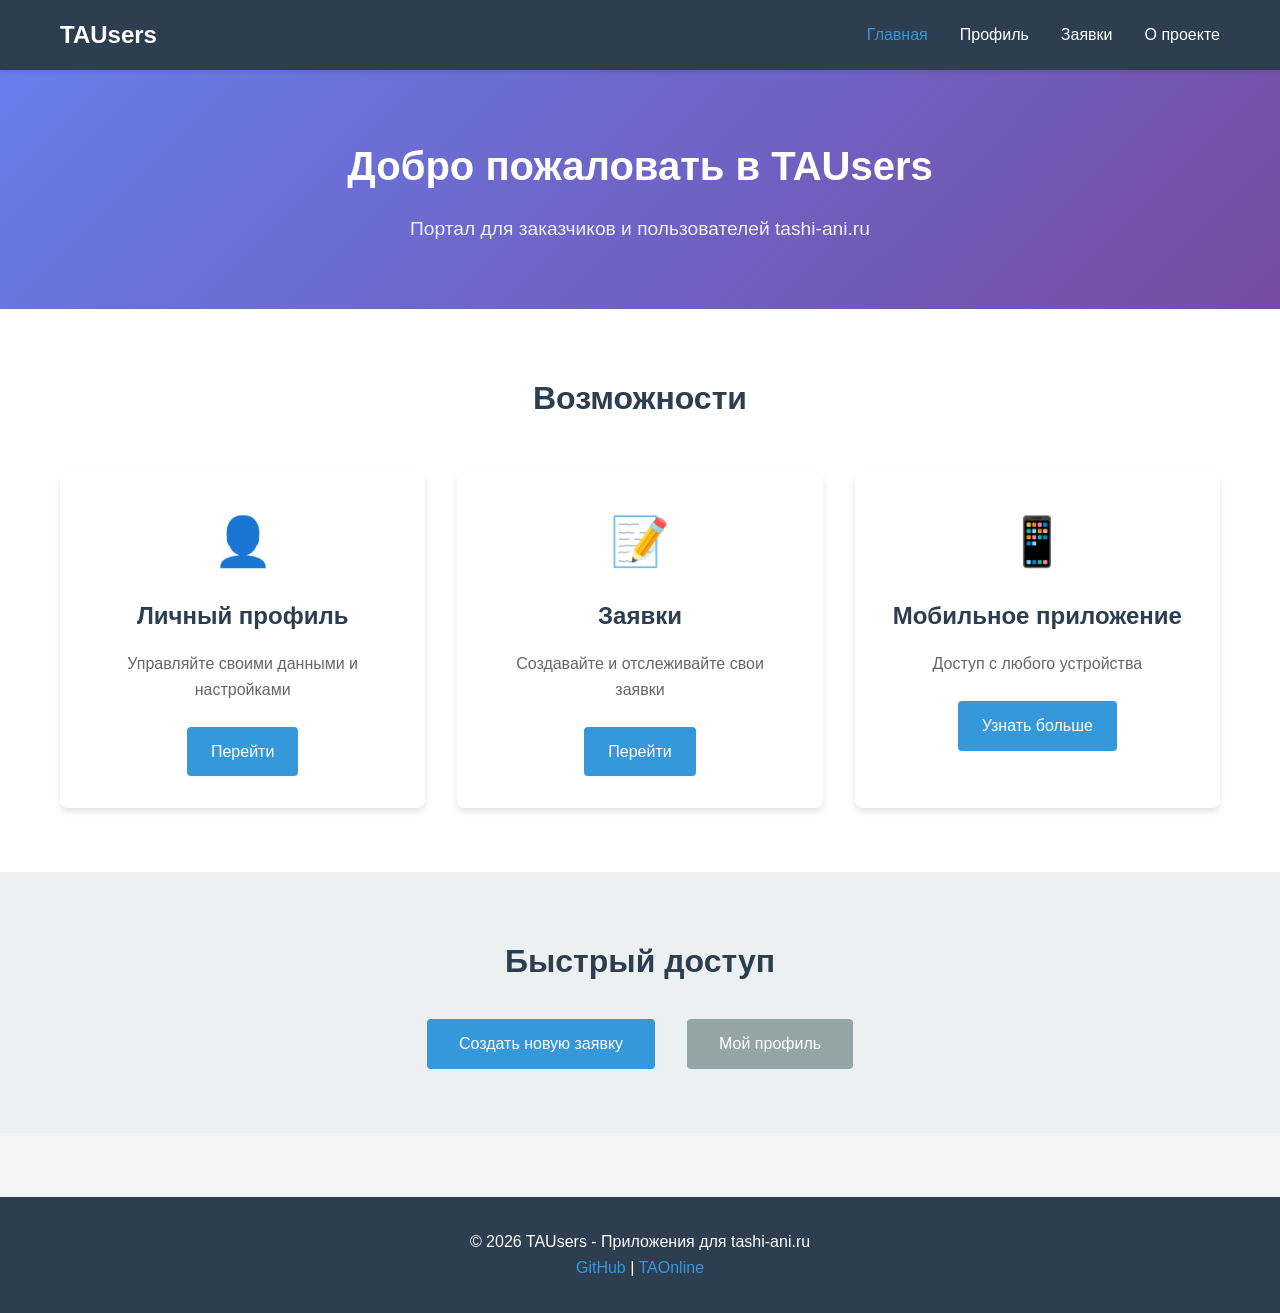
<file: index.html>
<!DOCTYPE html>
<html lang="ru">
<head>
    <meta charset="UTF-8">
    <meta name="viewport" content="width=device-width, initial-scale=1.0">
    <title>TAUsers - Приложения для заказчиков tashi-ani.ru</title>
    <link rel="stylesheet" href="css/style.css">
</head>
<body>
    <header>
        <nav class="navbar">
            <div class="container">
                <div class="logo">
                    <h1>TAUsers</h1>
                </div>
                <ul class="nav-menu">
                    <li><a href="index.html" class="active">Главная</a></li>
                    <li><a href="pages/profile.html">Профиль</a></li>
                    <li><a href="pages/requests.html">Заявки</a></li>
                    <li><a href="pages/about.html">О проекте</a></li>
                </ul>
            </div>
        </nav>
    </header>

    <main>
        <section class="hero">
            <div class="container">
                <h2>Добро пожаловать в TAUsers</h2>
                <p>Портал для заказчиков и пользователей tashi-ani.ru</p>
            </div>
        </section>

        <section class="features">
            <div class="container">
                <h3>Возможности</h3>
                <div class="features-grid">
                    <div class="feature-card">
                        <div class="feature-icon">👤</div>
                        <h4>Личный профиль</h4>
                        <p>Управляйте своими данными и настройками</p>
                        <a href="pages/profile.html" class="btn">Перейти</a>
                    </div>
                    <div class="feature-card">
                        <div class="feature-icon">📝</div>
                        <h4>Заявки</h4>
                        <p>Создавайте и отслеживайте свои заявки</p>
                        <a href="pages/requests.html" class="btn">Перейти</a>
                    </div>
                    <div class="feature-card">
                        <div class="feature-icon">📱</div>
                        <h4>Мобильное приложение</h4>
                        <p>Доступ с любого устройства</p>
                        <a href="https://github.com/DGersmv/TAOnline" class="btn" target="_blank">Узнать больше</a>
                    </div>
                </div>
            </div>
        </section>

        <section class="quick-access">
            <div class="container">
                <h3>Быстрый доступ</h3>
                <div class="action-buttons">
                    <button class="btn-primary" id="btn-create-request">
                        Создать новую заявку
                    </button>
                    <button class="btn-secondary" id="btn-my-profile">
                        Мой профиль
                    </button>
                </div>
            </div>
        </section>
    </main>

    <footer>
        <div class="container">
            <p>&copy; 2026 TAUsers - Приложения для tashi-ani.ru</p>
            <p>
                <a href="https://github.com/DGersmv/TAUsers" target="_blank">GitHub</a> |
                <a href="https://github.com/DGersmv/TAOnline" target="_blank">TAOnline</a>
            </p>
        </div>
    </footer>

    <script src="js/app.js"></script>
    <script>
        // Add event listeners for navigation buttons
        document.getElementById('btn-create-request').addEventListener('click', function() {
            location.href = 'pages/requests.html';
        });
        
        document.getElementById('btn-my-profile').addEventListener('click', function() {
            location.href = 'pages/profile.html';
        });
    </script>
</body>
</html>
</file>
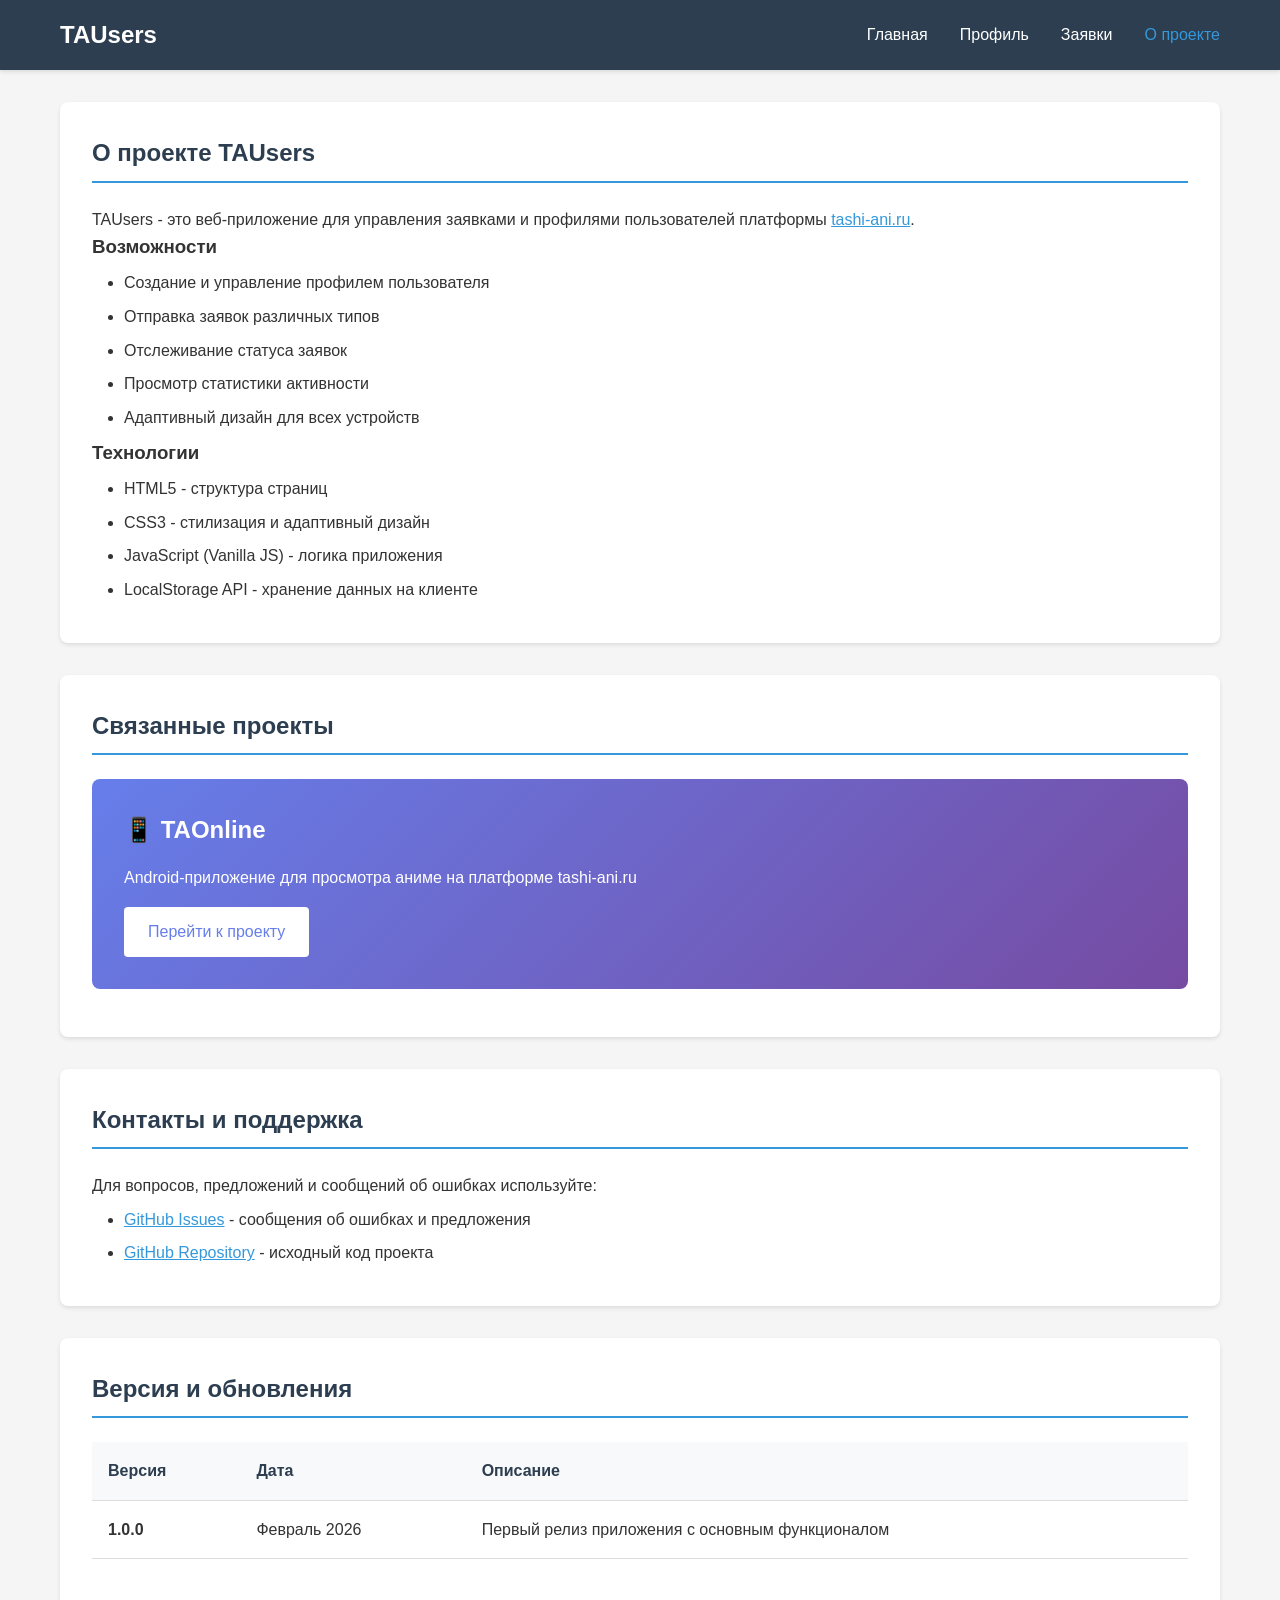
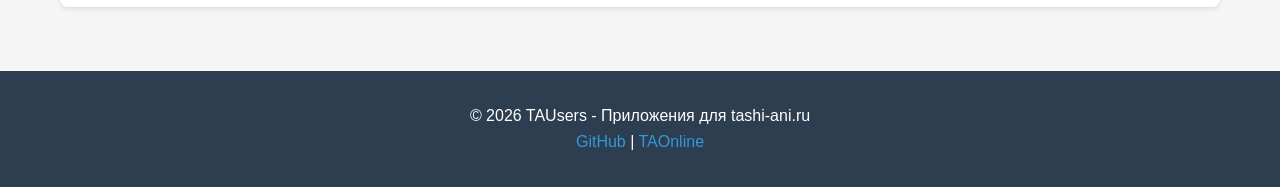
<file: pages/about.html>
<!DOCTYPE html>
<html lang="ru">
<head>
    <meta charset="UTF-8">
    <meta name="viewport" content="width=device-width, initial-scale=1.0">
    <title>О проекте - TAUsers</title>
    <link rel="stylesheet" href="../css/style.css">
</head>
<body>
    <header>
        <nav class="navbar">
            <div class="container">
                <div class="logo">
                    <h1>TAUsers</h1>
                </div>
                <ul class="nav-menu">
                    <li><a href="../index.html">Главная</a></li>
                    <li><a href="profile.html">Профиль</a></li>
                    <li><a href="requests.html">Заявки</a></li>
                    <li><a href="about.html" class="active">О проекте</a></li>
                </ul>
            </div>
        </nav>
    </header>

    <main>
        <div class="container">
            <section class="content-section">
                <h2>О проекте TAUsers</h2>
                
                <p>TAUsers - это веб-приложение для управления заявками и профилями пользователей платформы <a href="https://tashi-ani.ru" target="_blank">tashi-ani.ru</a>.</p>
                
                <h3>Возможности</h3>
                <ul>
                    <li>Создание и управление профилем пользователя</li>
                    <li>Отправка заявок различных типов</li>
                    <li>Отслеживание статуса заявок</li>
                    <li>Просмотр статистики активности</li>
                    <li>Адаптивный дизайн для всех устройств</li>
                </ul>
                
                <h3>Технологии</h3>
                <ul>
                    <li>HTML5 - структура страниц</li>
                    <li>CSS3 - стилизация и адаптивный дизайн</li>
                    <li>JavaScript (Vanilla JS) - логика приложения</li>
                    <li>LocalStorage API - хранение данных на клиенте</li>
                </ul>
            </section>
            
            <section class="content-section">
                <h2>Связанные проекты</h2>
                
                <div class="project-card">
                    <h3>📱 TAOnline</h3>
                    <p>Android-приложение для просмотра аниме на платформе tashi-ani.ru</p>
                    <a href="https://github.com/DGersmv/TAOnline" class="btn" target="_blank">Перейти к проекту</a>
                </div>
            </section>
            
            <section class="content-section">
                <h2>Контакты и поддержка</h2>
                
                <p>Для вопросов, предложений и сообщений об ошибках используйте:</p>
                <ul>
                    <li><a href="https://github.com/DGersmv/TAUsers/issues" target="_blank">GitHub Issues</a> - сообщения об ошибках и предложения</li>
                    <li><a href="https://github.com/DGersmv/TAUsers" target="_blank">GitHub Repository</a> - исходный код проекта</li>
                </ul>
            </section>
            
            <section class="content-section">
                <h2>Версия и обновления</h2>
                
                <table>
                    <thead>
                        <tr>
                            <th>Версия</th>
                            <th>Дата</th>
                            <th>Описание</th>
                        </tr>
                    </thead>
                    <tbody>
                        <tr>
                            <td><strong>1.0.0</strong></td>
                            <td>Февраль 2026</td>
                            <td>Первый релиз приложения с основным функционалом</td>
                        </tr>
                    </tbody>
                </table>
            </section>
        </div>
    </main>

    <footer>
        <div class="container">
            <p>&copy; 2026 TAUsers - Приложения для tashi-ani.ru</p>
            <p>
                <a href="https://github.com/DGersmv/TAUsers" target="_blank">GitHub</a> |
                <a href="https://github.com/DGersmv/TAOnline" target="_blank">TAOnline</a>
            </p>
        </div>
    </footer>

    <script src="../js/app.js"></script>
    
    <style>
        .project-card {
            background: linear-gradient(135deg, #667eea 0%, #764ba2 100%);
            color: white;
            padding: 2rem;
            border-radius: 8px;
            margin: 1rem 0;
        }
        
        .project-card h3 {
            margin-top: 0;
            font-size: 1.5rem;
        }
        
        .project-card p {
            margin: 1rem 0;
        }
        
        .project-card .btn {
            background-color: white;
            color: #667eea;
        }
        
        .project-card .btn:hover {
            background-color: #f8f9fa;
        }
        
        .content-section ul {
            padding-left: 2rem;
        }
        
        .content-section ul li {
            margin: 0.5rem 0;
        }
        
        .content-section a {
            color: #3498db;
        }
        
        .content-section a:hover {
            text-decoration: underline;
        }
    </style>
</body>
</html>
</file>
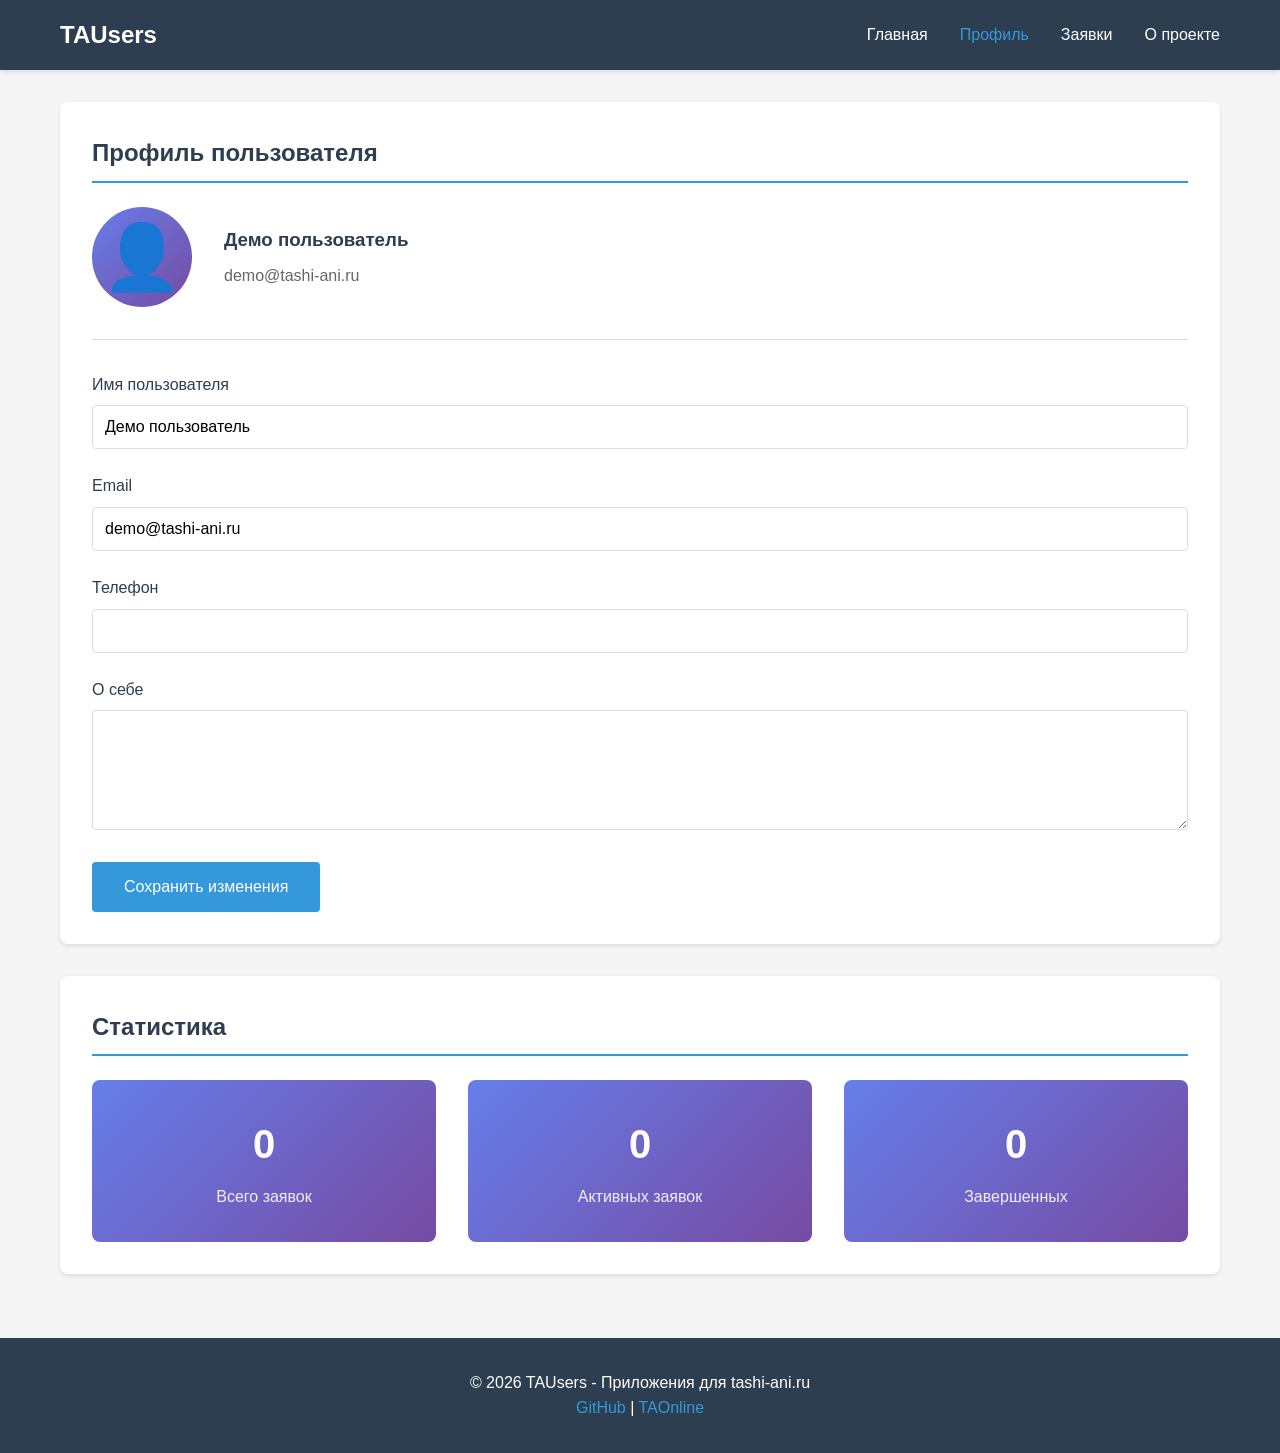
<file: pages/profile.html>
<!DOCTYPE html>
<html lang="ru">
<head>
    <meta charset="UTF-8">
    <meta name="viewport" content="width=device-width, initial-scale=1.0">
    <title>Профиль пользователя - TAUsers</title>
    <link rel="stylesheet" href="../css/style.css">
</head>
<body>
    <header>
        <nav class="navbar">
            <div class="container">
                <div class="logo">
                    <h1>TAUsers</h1>
                </div>
                <ul class="nav-menu">
                    <li><a href="../index.html">Главная</a></li>
                    <li><a href="profile.html" class="active">Профиль</a></li>
                    <li><a href="requests.html">Заявки</a></li>
                    <li><a href="about.html">О проекте</a></li>
                </ul>
            </div>
        </nav>
    </header>

    <main>
        <div class="container">
            <section class="content-section">
                <h2>Профиль пользователя</h2>
                
                <div id="profile-info">
                    <div class="profile-header">
                        <div class="profile-avatar">👤</div>
                        <div class="profile-details">
                            <h3 id="profile-name">Загрузка...</h3>
                            <p id="profile-email"></p>
                        </div>
                    </div>
                    
                    <form id="profile-form">
                        <div class="form-group">
                            <label for="user-name">Имя пользователя</label>
                            <input type="text" id="user-name" name="name" required>
                        </div>
                        
                        <div class="form-group">
                            <label for="user-email">Email</label>
                            <input type="email" id="user-email" name="email" required>
                        </div>
                        
                        <div class="form-group">
                            <label for="user-phone">Телефон</label>
                            <input type="tel" id="user-phone" name="phone">
                        </div>
                        
                        <div class="form-group">
                            <label for="user-about">О себе</label>
                            <textarea id="user-about" name="about"></textarea>
                        </div>
                        
                        <button type="submit" class="btn-primary">Сохранить изменения</button>
                    </form>
                </div>
            </section>
            
            <section class="content-section">
                <h2>Статистика</h2>
                <div class="stats-grid">
                    <div class="stat-card">
                        <div class="stat-value" id="stat-requests">0</div>
                        <div class="stat-label">Всего заявок</div>
                    </div>
                    <div class="stat-card">
                        <div class="stat-value" id="stat-active">0</div>
                        <div class="stat-label">Активных заявок</div>
                    </div>
                    <div class="stat-card">
                        <div class="stat-value" id="stat-completed">0</div>
                        <div class="stat-label">Завершенных</div>
                    </div>
                </div>
            </section>
        </div>
    </main>

    <footer>
        <div class="container">
            <p>&copy; 2026 TAUsers - Приложения для tashi-ani.ru</p>
            <p>
                <a href="https://github.com/DGersmv/TAUsers" target="_blank">GitHub</a> |
                <a href="https://github.com/DGersmv/TAOnline" target="_blank">TAOnline</a>
            </p>
        </div>
    </footer>

    <script src="../js/app.js"></script>
    <script>
        document.addEventListener('DOMContentLoaded', function() {
            loadProfile();
            loadStats();
            
            document.getElementById('profile-form').addEventListener('submit', function(e) {
                e.preventDefault();
                saveProfile();
            });
        });
        
        function loadProfile() {
            const user = TAUsers.getCurrentUser();
            if (user) {
                document.getElementById('profile-name').textContent = user.name;
                document.getElementById('profile-email').textContent = user.email;
                document.getElementById('user-name').value = user.name;
                document.getElementById('user-email').value = user.email;
                document.getElementById('user-phone').value = user.phone || '';
                document.getElementById('user-about').value = user.about || '';
            }
        }
        
        function saveProfile() {
            const formData = {
                name: document.getElementById('user-name').value,
                email: document.getElementById('user-email').value,
                phone: document.getElementById('user-phone').value,
                about: document.getElementById('user-about').value
            };
            
            const user = TAUsers.getCurrentUser();
            const updatedUser = { ...user, ...formData };
            
            if (TAUsers.updateUserProfile(updatedUser)) {
                TAUsers.showNotification('Профиль успешно обновлен', 'success');
                loadProfile();
            } else {
                TAUsers.showNotification('Ошибка при сохранении профиля', 'error');
            }
        }
        
        function loadStats() {
            const requests = TAUsers.requestsDB.get();
            document.getElementById('stat-requests').textContent = requests.length;
            
            const active = requests.filter(r => r.status === 'new' || r.status === 'processing').length;
            document.getElementById('stat-active').textContent = active;
            
            const completed = requests.filter(r => r.status === 'completed').length;
            document.getElementById('stat-completed').textContent = completed;
        }
    </script>
    
    <style>
        .profile-header {
            display: flex;
            align-items: center;
            gap: 2rem;
            margin-bottom: 2rem;
            padding-bottom: 2rem;
            border-bottom: 1px solid #ddd;
        }
        
        .profile-avatar {
            font-size: 4rem;
            width: 100px;
            height: 100px;
            display: flex;
            align-items: center;
            justify-content: center;
            background: linear-gradient(135deg, #667eea 0%, #764ba2 100%);
            border-radius: 50%;
        }
        
        .profile-details h3 {
            margin: 0;
            color: #2c3e50;
        }
        
        .profile-details p {
            margin: 0.5rem 0 0 0;
            color: #666;
        }
        
        .stats-grid {
            display: grid;
            grid-template-columns: repeat(auto-fit, minmax(200px, 1fr));
            gap: 2rem;
        }
        
        .stat-card {
            text-align: center;
            padding: 2rem;
            background: linear-gradient(135deg, #667eea 0%, #764ba2 100%);
            color: white;
            border-radius: 8px;
        }
        
        .stat-value {
            font-size: 2.5rem;
            font-weight: bold;
            margin-bottom: 0.5rem;
        }
        
        .stat-label {
            font-size: 1rem;
            opacity: 0.9;
        }
    </style>
</body>
</html>
</file>
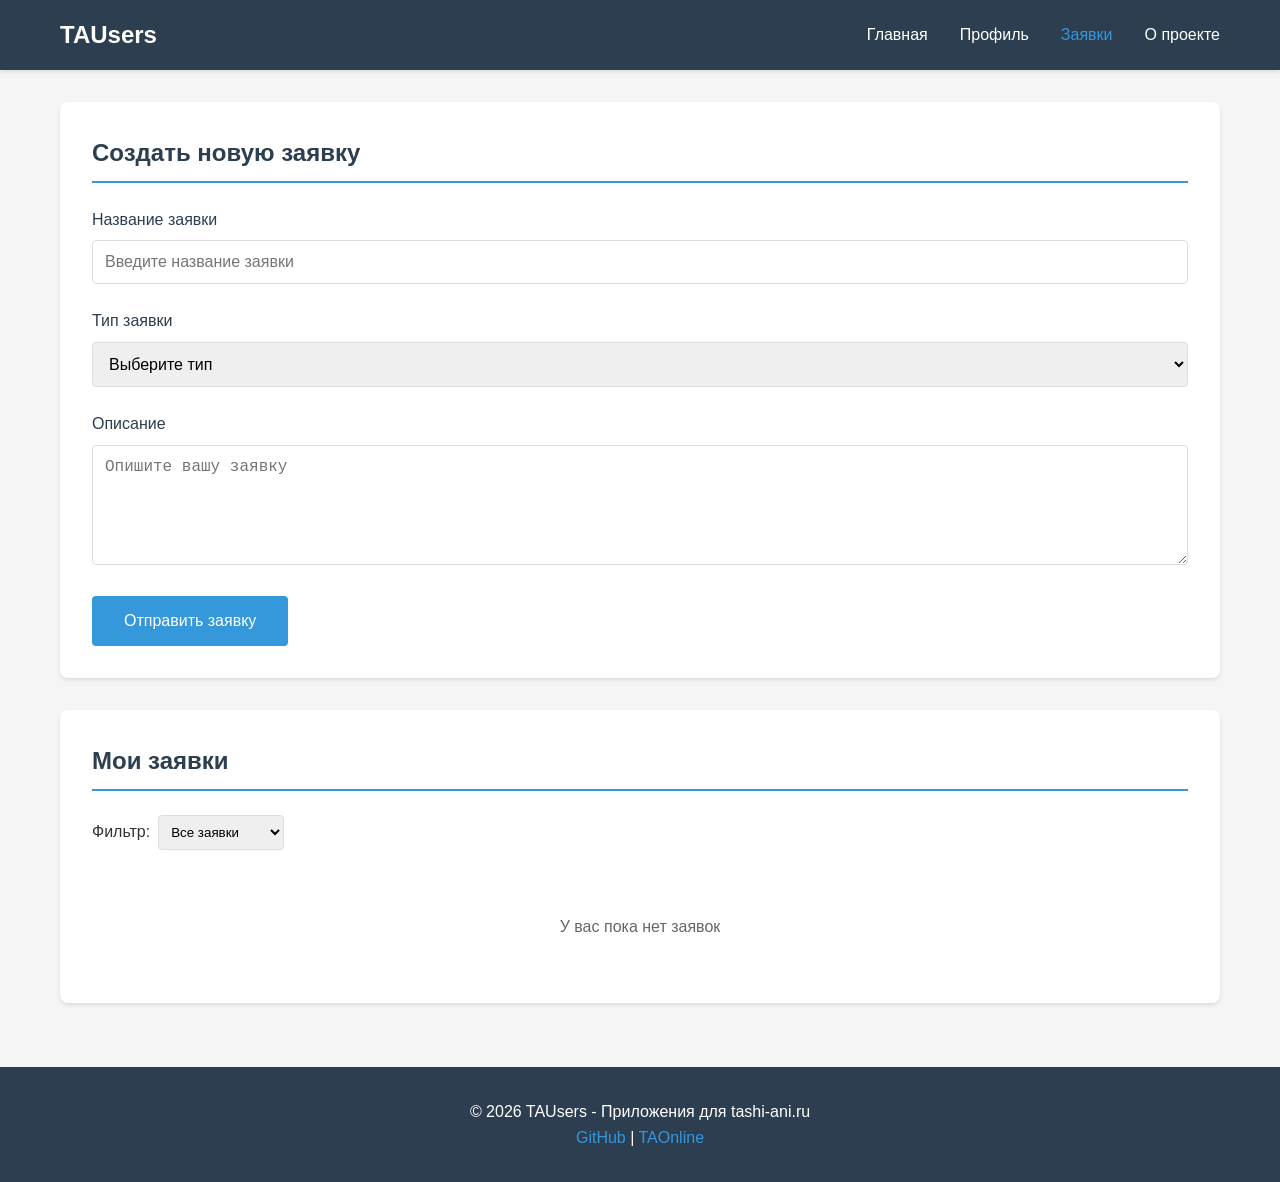
<file: pages/requests.html>
<!DOCTYPE html>
<html lang="ru">
<head>
    <meta charset="UTF-8">
    <meta name="viewport" content="width=device-width, initial-scale=1.0">
    <title>Заявки - TAUsers</title>
    <link rel="stylesheet" href="../css/style.css">
</head>
<body>
    <header>
        <nav class="navbar">
            <div class="container">
                <div class="logo">
                    <h1>TAUsers</h1>
                </div>
                <ul class="nav-menu">
                    <li><a href="../index.html">Главная</a></li>
                    <li><a href="profile.html">Профиль</a></li>
                    <li><a href="requests.html" class="active">Заявки</a></li>
                    <li><a href="about.html">О проекте</a></li>
                </ul>
            </div>
        </nav>
    </header>

    <main>
        <div class="container">
            <section class="content-section">
                <h2>Создать новую заявку</h2>
                
                <form id="request-form">
                    <div class="form-group">
                        <label for="request-title">Название заявки</label>
                        <input type="text" id="request-title" name="title" required placeholder="Введите название заявки">
                    </div>
                    
                    <div class="form-group">
                        <label for="request-type">Тип заявки</label>
                        <select id="request-type" name="type" required>
                            <option value="">Выберите тип</option>
                            <option value="support">Техническая поддержка</option>
                            <option value="content">Запрос контента</option>
                            <option value="subscription">Вопрос по подписке</option>
                            <option value="feedback">Обратная связь</option>
                            <option value="other">Другое</option>
                        </select>
                    </div>
                    
                    <div class="form-group">
                        <label for="request-description">Описание</label>
                        <textarea id="request-description" name="description" required placeholder="Опишите вашу заявку"></textarea>
                    </div>
                    
                    <button type="submit" class="btn-primary">Отправить заявку</button>
                </form>
            </section>
            
            <section class="content-section">
                <h2>Мои заявки</h2>
                
                <div class="filter-controls">
                    <label>
                        Фильтр:
                        <select id="status-filter">
                            <option value="all">Все заявки</option>
                            <option value="new">Новые</option>
                            <option value="processing">В обработке</option>
                            <option value="completed">Завершенные</option>
                            <option value="rejected">Отклоненные</option>
                        </select>
                    </label>
                </div>
                
                <div id="requests-list">
                    <p class="loading-message">Загрузка заявок...</p>
                </div>
            </section>
        </div>
    </main>

    <footer>
        <div class="container">
            <p>&copy; 2026 TAUsers - Приложения для tashi-ani.ru</p>
            <p>
                <a href="https://github.com/DGersmv/TAUsers" target="_blank">GitHub</a> |
                <a href="https://github.com/DGersmv/TAOnline" target="_blank">TAOnline</a>
            </p>
        </div>
    </footer>

    <script src="../js/app.js"></script>
    <script>
        document.addEventListener('DOMContentLoaded', function() {
            loadRequests();
            
            document.getElementById('request-form').addEventListener('submit', function(e) {
                e.preventDefault();
                submitRequest();
            });
            
            document.getElementById('status-filter').addEventListener('change', function() {
                loadRequests();
            });
        });
        
        function submitRequest() {
            const formData = {
                title: document.getElementById('request-title').value,
                type: document.getElementById('request-type').value,
                description: document.getElementById('request-description').value
            };
            
            const request = TAUsers.requestsDB.add(formData);
            
            if (request) {
                TAUsers.showNotification('Заявка успешно создана', 'success');
                document.getElementById('request-form').reset();
                loadRequests();
            } else {
                TAUsers.showNotification('Ошибка при создании заявки', 'error');
            }
        }
        
        function loadRequests() {
            const filter = document.getElementById('status-filter').value;
            let requests = TAUsers.requestsDB.get();
            
            if (filter !== 'all') {
                requests = requests.filter(r => r.status === filter);
            }
            
            const listContainer = document.getElementById('requests-list');
            
            if (requests.length === 0) {
                listContainer.innerHTML = '<p class="empty-message">У вас пока нет заявок</p>';
                return;
            }
            
            // Sort by date (newest first)
            requests.sort((a, b) => new Date(b.createdAt) - new Date(a.createdAt));
            
            const html = `
                <table>
                    <thead>
                        <tr>
                            <th>Название</th>
                            <th>Тип</th>
                            <th>Статус</th>
                            <th>Дата создания</th>
                            <th>Действия</th>
                        </tr>
                    </thead>
                    <tbody>
                        ${requests.map(request => `
                            <tr>
                                <td><strong>${request.title}</strong></td>
                                <td>${getTypeText(request.type)}</td>
                                <td><span class="status-badge status-${request.status}">${TAUsers.getStatusText(request.status)}</span></td>
                                <td>${TAUsers.formatDate(request.createdAt)}</td>
                                <td>
                                    <button class="btn btn-small view-request-btn" data-request-id="${request.id}">
                                        Просмотр
                                    </button>
                                </td>
                            </tr>
                        `).join('')}
                    </tbody>
                </table>
            `;
            
            listContainer.innerHTML = html;
            
            // Add event delegation for view buttons
            listContainer.addEventListener('click', function(e) {
                if (e.target.classList.contains('view-request-btn')) {
                    const requestId = parseInt(e.target.getAttribute('data-request-id'));
                    viewRequest(requestId);
                }
            });
        }
        
        function getTypeText(type) {
            const typeMap = {
                'support': 'Поддержка',
                'content': 'Контент',
                'subscription': 'Подписка',
                'feedback': 'Обратная связь',
                'other': 'Другое'
            };
            return typeMap[type] || type;
        }
        
        function viewRequest(id) {
            const requests = TAUsers.requestsDB.get();
            const request = requests.find(r => r.id === id);
            
            if (request) {
                // Create modal dialog for better UX
                const modal = document.createElement('div');
                modal.className = 'modal';
                modal.innerHTML = `
                    <div class="modal-content">
                        <span class="modal-close">&times;</span>
                        <h3>Детали заявки</h3>
                        <div class="modal-body">
                            <p><strong>Название:</strong> ${request.title}</p>
                            <p><strong>Тип:</strong> ${getTypeText(request.type)}</p>
                            <p><strong>Статус:</strong> <span class="status-badge status-${request.status}">${TAUsers.getStatusText(request.status)}</span></p>
                            <p><strong>Дата создания:</strong> ${TAUsers.formatDate(request.createdAt)}</p>
                            <hr>
                            <p><strong>Описание:</strong></p>
                            <p>${request.description}</p>
                        </div>
                        <div class="modal-footer">
                            <button class="btn btn-close-modal">Закрыть</button>
                        </div>
                    </div>
                `;
                
                // Add event listeners for closing modal
                const closeBtn = modal.querySelector('.modal-close');
                const closeModalBtn = modal.querySelector('.btn-close-modal');
                
                closeBtn.addEventListener('click', () => modal.remove());
                closeModalBtn.addEventListener('click', () => modal.remove());
                
                // Close modal when clicking outside
                modal.addEventListener('click', (e) => {
                    if (e.target === modal) {
                        modal.remove();
                    }
                });
                
                document.body.appendChild(modal);
            }
        }
    </script>
    
    <style>
        .filter-controls {
            margin-bottom: 2rem;
            display: flex;
            gap: 1rem;
            align-items: center;
        }
        
        .filter-controls label {
            display: flex;
            align-items: center;
            gap: 0.5rem;
        }
        
        .filter-controls select {
            padding: 0.5rem;
            border: 1px solid #ddd;
            border-radius: 4px;
        }
        
        /* Modal styles */
        .modal {
            position: fixed;
            top: 0;
            left: 0;
            width: 100%;
            height: 100%;
            background-color: rgba(0, 0, 0, 0.5);
            display: flex;
            justify-content: center;
            align-items: center;
            z-index: 10000;
        }
        
        .modal-content {
            background-color: white;
            border-radius: 8px;
            padding: 2rem;
            max-width: 600px;
            width: 90%;
            max-height: 80vh;
            overflow-y: auto;
            position: relative;
            box-shadow: 0 10px 30px rgba(0, 0, 0, 0.3);
        }
        
        .modal-close {
            position: absolute;
            top: 1rem;
            right: 1rem;
            font-size: 2rem;
            cursor: pointer;
            color: #999;
            line-height: 1;
        }
        
        .modal-close:hover {
            color: #333;
        }
        
        .modal-body {
            margin: 1rem 0;
        }
        
        .modal-body p {
            margin: 0.5rem 0;
        }
        
        .modal-body hr {
            margin: 1rem 0;
            border: none;
            border-top: 1px solid #ddd;
        }
        
        .modal-footer {
            margin-top: 2rem;
            text-align: right;
        }
    </style>
</body>
</html>
</file>
<file: css/style.css>
/* Reset and base styles */
* {
    margin: 0;
    padding: 0;
    box-sizing: border-box;
}

body {
    font-family: -apple-system, BlinkMacSystemFont, 'Segoe UI', Roboto, Oxygen, Ubuntu, Cantarell, sans-serif;
    line-height: 1.6;
    color: #333;
    background-color: #f5f5f5;
}

.container {
    max-width: 1200px;
    margin: 0 auto;
    padding: 0 20px;
}

/* Header and Navigation */
header {
    background-color: #2c3e50;
    color: white;
    box-shadow: 0 2px 4px rgba(0,0,0,0.1);
    position: sticky;
    top: 0;
    z-index: 1000;
}

.navbar .container {
    display: flex;
    justify-content: space-between;
    align-items: center;
    padding: 1rem 20px;
}

.logo h1 {
    font-size: 1.5rem;
    font-weight: bold;
}

.nav-menu {
    display: flex;
    list-style: none;
    gap: 2rem;
}

.nav-menu a {
    color: white;
    text-decoration: none;
    transition: color 0.3s;
}

.nav-menu a:hover,
.nav-menu a.active {
    color: #3498db;
}

/* Hero Section */
.hero {
    background: linear-gradient(135deg, #667eea 0%, #764ba2 100%);
    color: white;
    padding: 4rem 0;
    text-align: center;
}

.hero h2 {
    font-size: 2.5rem;
    margin-bottom: 1rem;
}

.hero p {
    font-size: 1.2rem;
    opacity: 0.9;
}

/* Features Section */
.features {
    padding: 4rem 0;
    background-color: white;
}

.features h3 {
    text-align: center;
    font-size: 2rem;
    margin-bottom: 3rem;
    color: #2c3e50;
}

.features-grid {
    display: grid;
    grid-template-columns: repeat(auto-fit, minmax(300px, 1fr));
    gap: 2rem;
}

.feature-card {
    background: white;
    border-radius: 8px;
    padding: 2rem;
    text-align: center;
    box-shadow: 0 4px 6px rgba(0,0,0,0.1);
    transition: transform 0.3s, box-shadow 0.3s;
}

.feature-card:hover {
    transform: translateY(-5px);
    box-shadow: 0 6px 12px rgba(0,0,0,0.15);
}

.feature-icon {
    font-size: 3rem;
    margin-bottom: 1rem;
}

.feature-card h4 {
    font-size: 1.5rem;
    margin-bottom: 1rem;
    color: #2c3e50;
}

.feature-card p {
    color: #666;
    margin-bottom: 1.5rem;
}

/* Buttons */
.btn {
    display: inline-block;
    padding: 0.75rem 1.5rem;
    background-color: #3498db;
    color: white;
    text-decoration: none;
    border-radius: 4px;
    transition: background-color 0.3s;
}

.btn:hover {
    background-color: #2980b9;
}

.btn-small {
    padding: 0.5rem 1rem;
    font-size: 0.875rem;
}

.btn-primary {
    background-color: #3498db;
    color: white;
    border: none;
    padding: 1rem 2rem;
    font-size: 1rem;
    border-radius: 4px;
    cursor: pointer;
    transition: background-color 0.3s;
}

.btn-primary:hover {
    background-color: #2980b9;
}

.btn-secondary {
    background-color: #95a5a6;
    color: white;
    border: none;
    padding: 1rem 2rem;
    font-size: 1rem;
    border-radius: 4px;
    cursor: pointer;
    transition: background-color 0.3s;
}

.btn-secondary:hover {
    background-color: #7f8c8d;
}

/* Quick Access Section */
.quick-access {
    padding: 4rem 0;
    background-color: #ecf0f1;
}

.quick-access h3 {
    text-align: center;
    font-size: 2rem;
    margin-bottom: 2rem;
    color: #2c3e50;
}

.action-buttons {
    display: flex;
    justify-content: center;
    gap: 2rem;
    flex-wrap: wrap;
}

/* Footer */
footer {
    background-color: #2c3e50;
    color: white;
    text-align: center;
    padding: 2rem 0;
    margin-top: 4rem;
}

footer a {
    color: #3498db;
    text-decoration: none;
}

footer a:hover {
    text-decoration: underline;
}

/* Content sections */
.content-section {
    background-color: white;
    border-radius: 8px;
    padding: 2rem;
    margin: 2rem 0;
    box-shadow: 0 2px 4px rgba(0,0,0,0.1);
}

.content-section h2 {
    color: #2c3e50;
    margin-bottom: 1.5rem;
    border-bottom: 2px solid #3498db;
    padding-bottom: 0.5rem;
}

/* Form styles */
.form-group {
    margin-bottom: 1.5rem;
}

.form-group label {
    display: block;
    margin-bottom: 0.5rem;
    color: #2c3e50;
    font-weight: 500;
}

.form-group input,
.form-group textarea,
.form-group select {
    width: 100%;
    padding: 0.75rem;
    border: 1px solid #ddd;
    border-radius: 4px;
    font-size: 1rem;
}

.form-group textarea {
    min-height: 120px;
    resize: vertical;
}

/* Table styles */
table {
    width: 100%;
    border-collapse: collapse;
    margin: 1rem 0;
}

table th,
table td {
    padding: 1rem;
    text-align: left;
    border-bottom: 1px solid #ddd;
}

table th {
    background-color: #f8f9fa;
    color: #2c3e50;
    font-weight: 600;
}

table tr:hover {
    background-color: #f8f9fa;
}

/* Message styles */
.loading-message,
.empty-message {
    text-align: center;
    color: #666;
    padding: 2rem;
}

/* Status badges */
.status-badge {
    padding: 0.25rem 0.75rem;
    border-radius: 12px;
    font-size: 0.875rem;
    font-weight: 500;
}

.status-new {
    background-color: #3498db;
    color: white;
}

.status-processing {
    background-color: #f39c12;
    color: white;
}

.status-completed {
    background-color: #27ae60;
    color: white;
}

.status-rejected {
    background-color: #e74c3c;
    color: white;
}

/* Responsive design */
@media (max-width: 768px) {
    .navbar .container {
        flex-direction: column;
        gap: 1rem;
    }
    
    .nav-menu {
        flex-direction: column;
        gap: 1rem;
        text-align: center;
    }
    
    .hero h2 {
        font-size: 2rem;
    }
    
    .features-grid {
        grid-template-columns: 1fr;
    }
    
    .action-buttons {
        flex-direction: column;
    }
    
    .btn-primary,
    .btn-secondary {
        width: 100%;
    }
}
</file>
